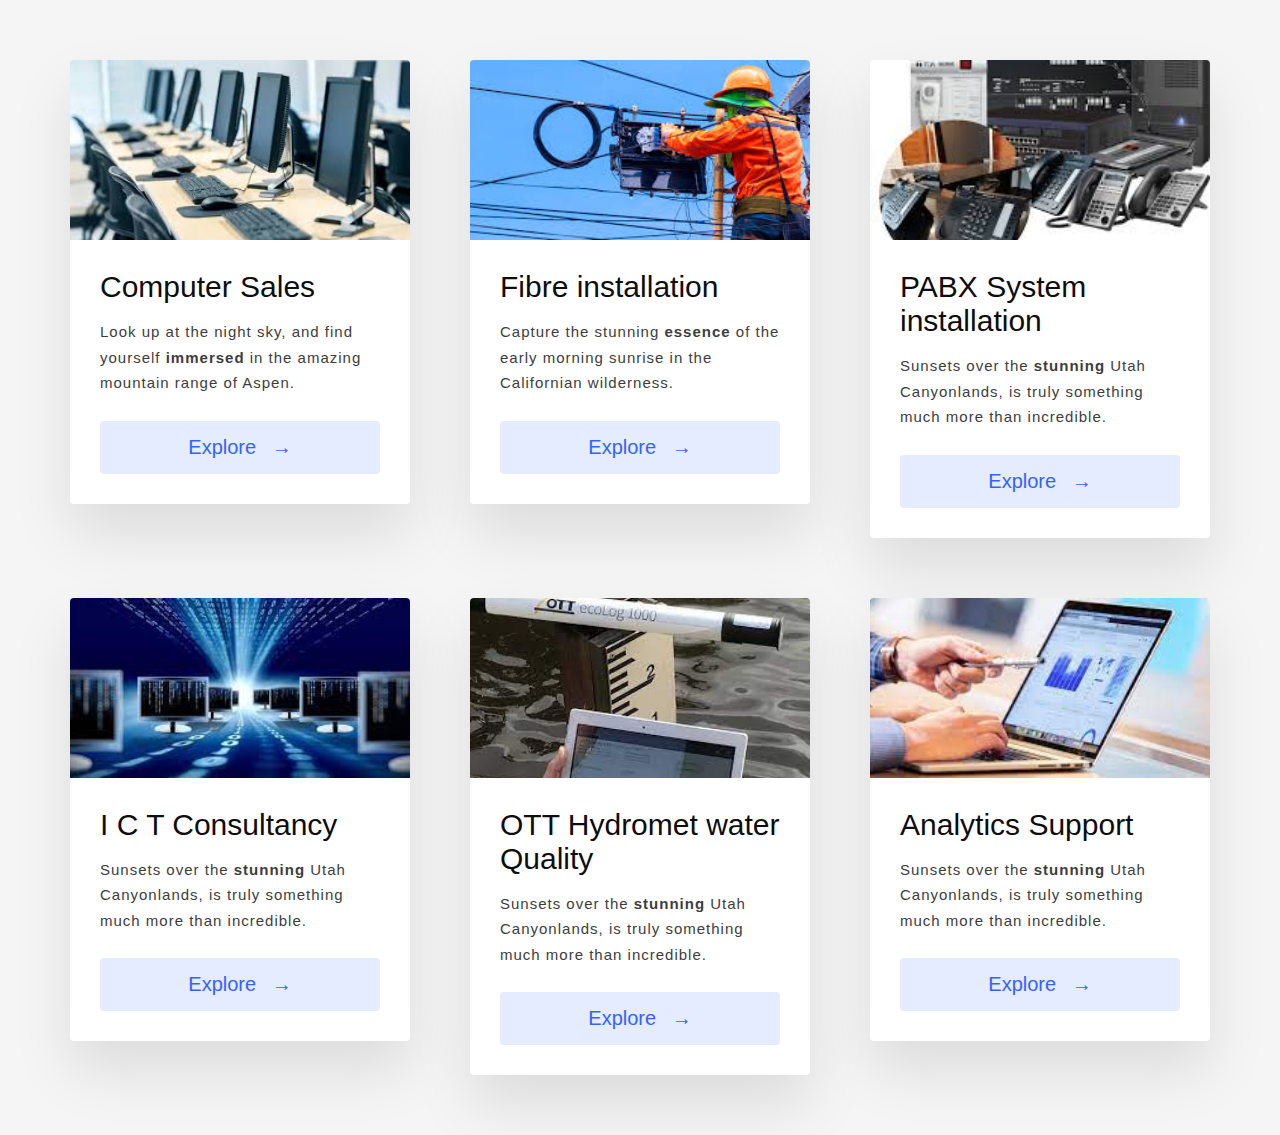
<file: assets/services/services.html>
<!DOCTYPE html>
<html>
<head>
<meta charset="utf-8">
<title>About us Page in HTML and CSS</title>
<link rel="preconnect" href="https://fonts.googleapis.com">
<link rel="preconnect" href="https://fonts.gstatic.com" crossorigin>
<link href="https://fonts.googleapis.com/css2?family=Fredoka+One&display=swap" rel="stylesheet">
<link rel="stylesheet" href="services.css">
</head>
<body>

 <div class="grid">
  <div class="grid__item">
    <div class="card"><img class="card__img" src="../services/computersales.jpeg" alt="Computer_sales">
      <div class="card__content">
        <h1 class="card__header">Computer Sales</h1>
        <p class="card__text">Look up at the night sky, and find yourself <strong>immersed</strong> in the amazing mountain range of Aspen. </p>
        <button class="card__btn">Explore <span>&rarr;</span></button>
      </div>
    </div>
  </div>
  <div class="grid__item">
    <div class="card"><img class="card__img" src="../services/fibre_installation.jpeg" alt="Desert">
      <div class="card__content">
        <h1 class="card__header">Fibre installation</h1>
        <p class="card__text">Capture the stunning <strong>essence</strong> of the early morning sunrise in the Californian wilderness.</p>
        <button class="card__btn">Explore <span>&rarr;</span></button>
      </div>
    </div>
  </div>
  <div class="grid__item">
    <div class="card"><img class="card__img" src="../services/pabx_px_voip.jpeg" alt="Canyons">
      <div class="card__content">
        <h1 class="card__header">PABX System installation</h1>
        <p class="card__text">Sunsets over the <strong>stunning</strong> Utah Canyonlands, is truly something much more than incredible.</p>
        <button class="card__btn">Explore <span>&rarr;</span></button>
      </div>
    </div>
  </div>
  <div class="grid__item">
    <div class="card"><img class="card__img" src="../services/ict_consultancy.jpeg" alt="Canyons">
      <div class="card__content">
        <h1 class="card__header">I C T Consultancy</h1>
        <p class="card__text">Sunsets over the <strong>stunning</strong> Utah Canyonlands, is truly something much more than incredible.</p>
        <button class="card__btn">Explore <span>&rarr;</span></button>
      </div>
    </div>
  </div>
  <div class="grid__item">
    <div class="card"><img class="card__img" src="../services/ott_hydromet.jpeg" alt="Canyons">
      <div class="card__content">
        <h1 class="card__header">OTT Hydromet water Quality</h1>
        <p class="card__text">Sunsets over the <strong>stunning</strong> Utah Canyonlands, is truly something much more than incredible.</p>
        <button class="card__btn">Explore <span>&rarr;</span></button>
      </div>
    </div>
  </div>
  <div class="grid__item">
    <div class="card"><img class="card__img" src="../services/analytics.jpeg" alt="Canyons">
      <div class="card__content">
        <h1 class="card__header">Analytics Support</h1>
        <p class="card__text">Sunsets over the <strong>stunning</strong> Utah Canyonlands, is truly something much more than incredible.</p>
        <button class="card__btn">Explore <span>&rarr;</span></button>
      </div>
    </div>
  </div>
  
</div>
</body>
</html>
</file>
<file: assets/services/services.css>
*,
*::before,
*::after {
  margin: 0;
  padding: 0;
  box-sizing: inherit;
}

html {
  box-sizing: border-box;
  font-size: 62.5%;
}

body {
  display: flex;
  justify-content: center;
  align-content: center;
  padding: 6rem;
  background-color: #f5f5f5;
  font-family: "Inter", sans-serif;
}
@media (max-width: 60em) {
  body {
    padding: 3rem;
  }
}

.grid {
  display: grid;
  width: 114rem;
  grid-gap: 6rem;
  grid-template-columns: repeat(auto-fit, minmax(30rem, 1fr));
  align-items: start;
}
@media (max-width: 60em) {
  .grid {
    grid-gap: 3rem;
  }
}
.grid__item {
  background-color: #fff;
  border-radius: 0.4rem;
  overflow: hidden;
  box-shadow: 0 3rem 6rem rgba(0, 0, 0, 0.1);
  cursor: pointer;
  transition: 0.2s;
}
.grid__item:hover {
  transform: translateY(-0.5%);
  box-shadow: 0 4rem 8rem rgba(0, 0, 0, 0.2);
}

.card__img {
  display: block;
  width: 100%;
  height: 18rem;
  object-fit: cover;
}
.card__content {
  padding: 3rem 3rem;
}
.card__header {
  font-size: 3rem;
  font-weight: 500;
  color: #0d0d0d;
  margin-bottom: 1.5rem;
}
.card__text {
  font-size: 1.5rem;
  letter-spacing: 0.1rem;
  line-height: 1.7;
  color: #3d3d3d;
  margin-bottom: 2.5rem;
}
.card__btn {
  display: block;
  width: 100%;
  padding: 1.5rem;
  font-size: 2rem;
  text-align: center;
  color: #3363ff;
  background-color: #e6ecff;
  border: none;
  border-radius: 0.4rem;
  transition: 0.2s;
  cursor: pointer;
}
.card__btn span {
  margin-left: 1rem;
  transition: 0.2s;
}
.card__btn:hover, .card__btn:active {
  background-color: #dce4ff;
}
.card__btn:hover span, .card__btn:active span {
  margin-left: 1.5rem;
*,
*::before,
*::after {
  margin: 0;
  padding: 0;
  box-sizing: inherit;
}

html {
  box-sizing: border-box;
  font-size: 62.5%;
}

body {
  display: flex;
  justify-content: center;
  align-content: center;
  padding: 6rem;
  background-color: #f5f5f5;
  font-family: "Inter", sans-serif;
}
@media (max-width: 60em) {
  body {
    padding: 3rem;
  }
}

.grid {
  display: grid;
  width: 114rem;
  grid-gap: 6rem;
  grid-template-columns: repeat(auto-fit, minmax(30rem, 1fr));
  align-items: start;
}
@media (max-width: 60em) {
  .grid {
    grid-gap: 3rem;
  }
}
.grid__item {
  background-color: #fff;
  border-radius: 0.4rem;
  overflow: hidden;
  box-shadow: 0 3rem 6rem rgba(0, 0, 0, 0.1);
  cursor: pointer;
  transition: 0.2s;
}
.grid__item:hover {
  transform: translateY(-0.5%);
  box-shadow: 0 4rem 8rem rgba(0, 0, 0, 0.2);
}

.card__img {
  display: block;
  width: 100%;
  height: 18rem;
  object-fit: cover;
}
.card__content {
  padding: 3rem 3rem;
}
.card__header {
  font-size: 3rem;
  font-weight: 500;
  color: #0d0d0d;
  margin-bottom: 1.5rem;
}
.card__text {
  font-size: 1.5rem;
  letter-spacing: 0.1rem;
  line-height: 1.7;
  color: #3d3d3d;
  margin-bottom: 2.5rem;
}
.card__btn {
  display: block;
  width: 100%;
  padding: 1.5rem;
  font-size: 2rem;
  text-align: center;
  color: #3363ff;
  background-color: #e6ecff;
  border: none;
  border-radius: 0.4rem;
  transition: 0.2s;
  cursor: pointer;
}
.card__btn span {
  margin-left: 1rem;
  transition: 0.2s;
}
.card__btn:hover, .card__btn:active {
  background-color: #dce4ff;
}
.card__btn:hover span, .card__btn:active span {
  margin-left: 1.5rem;
}}
</file>
